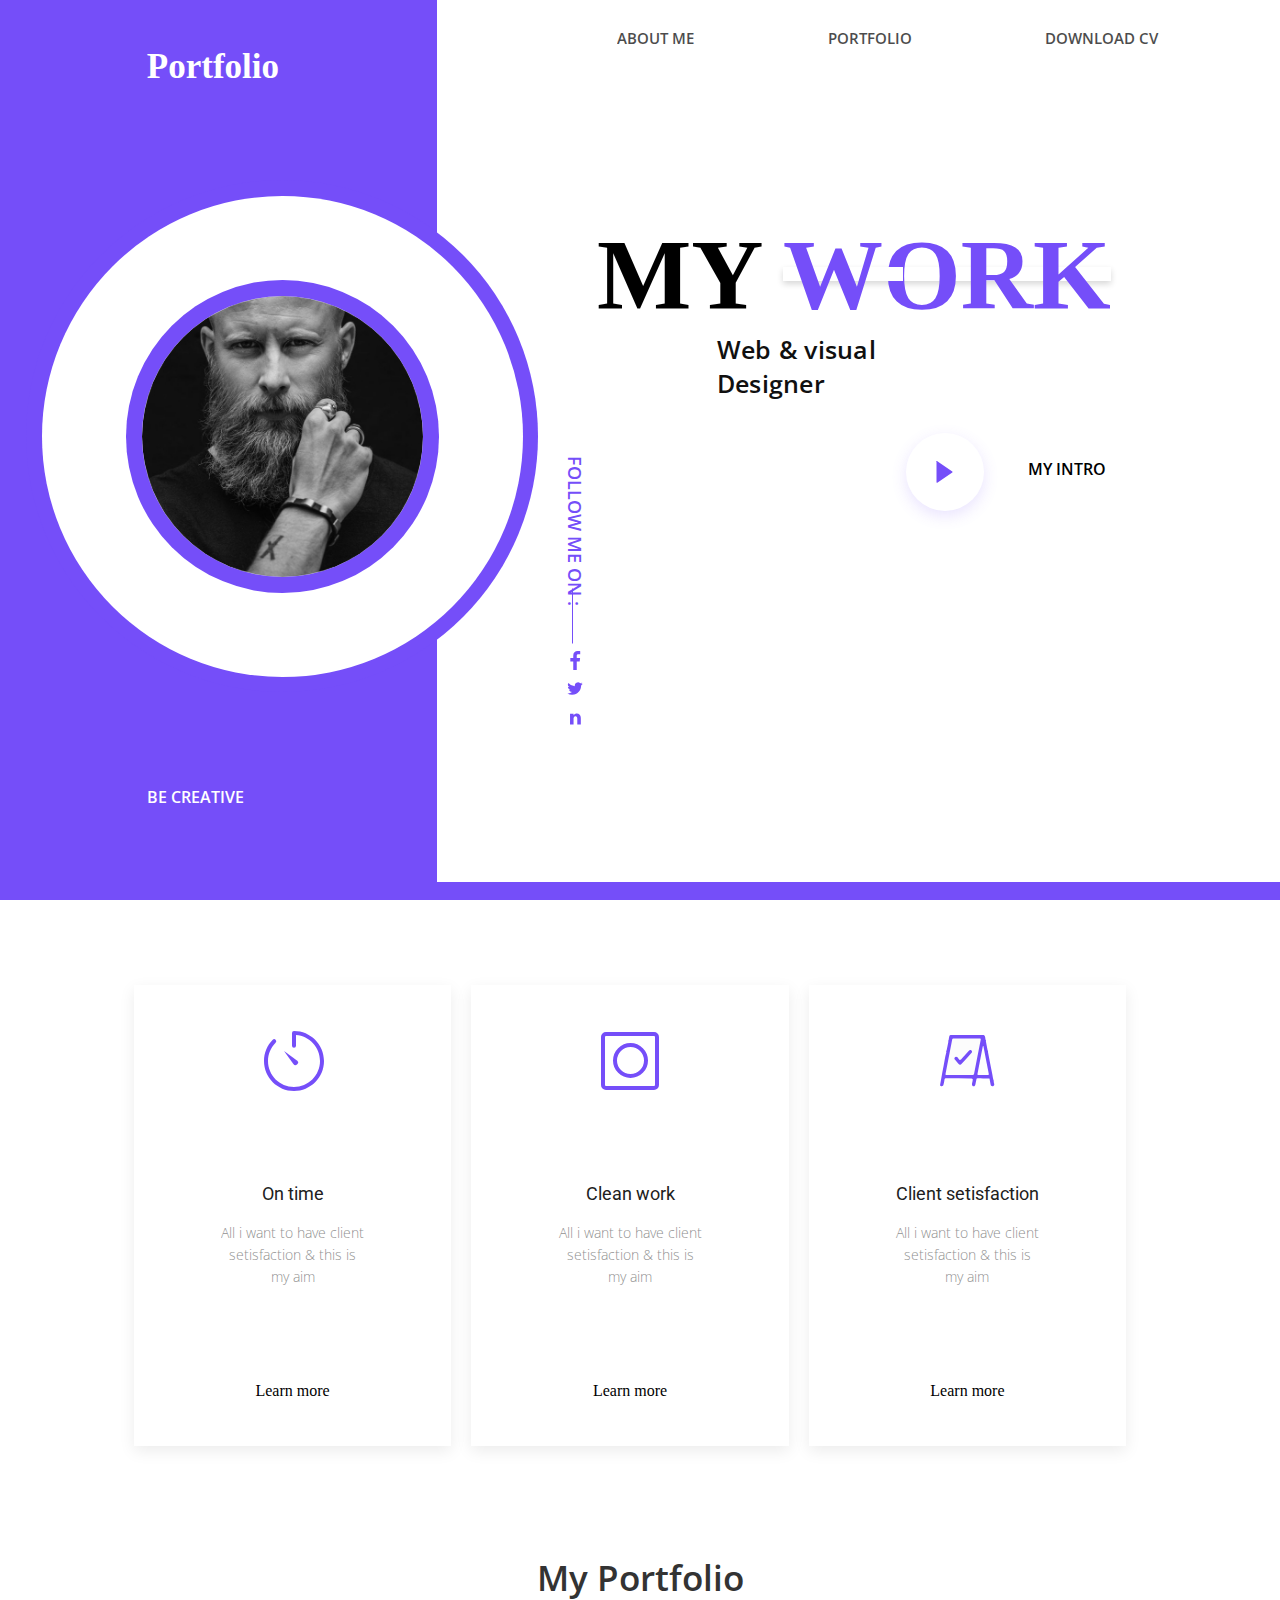
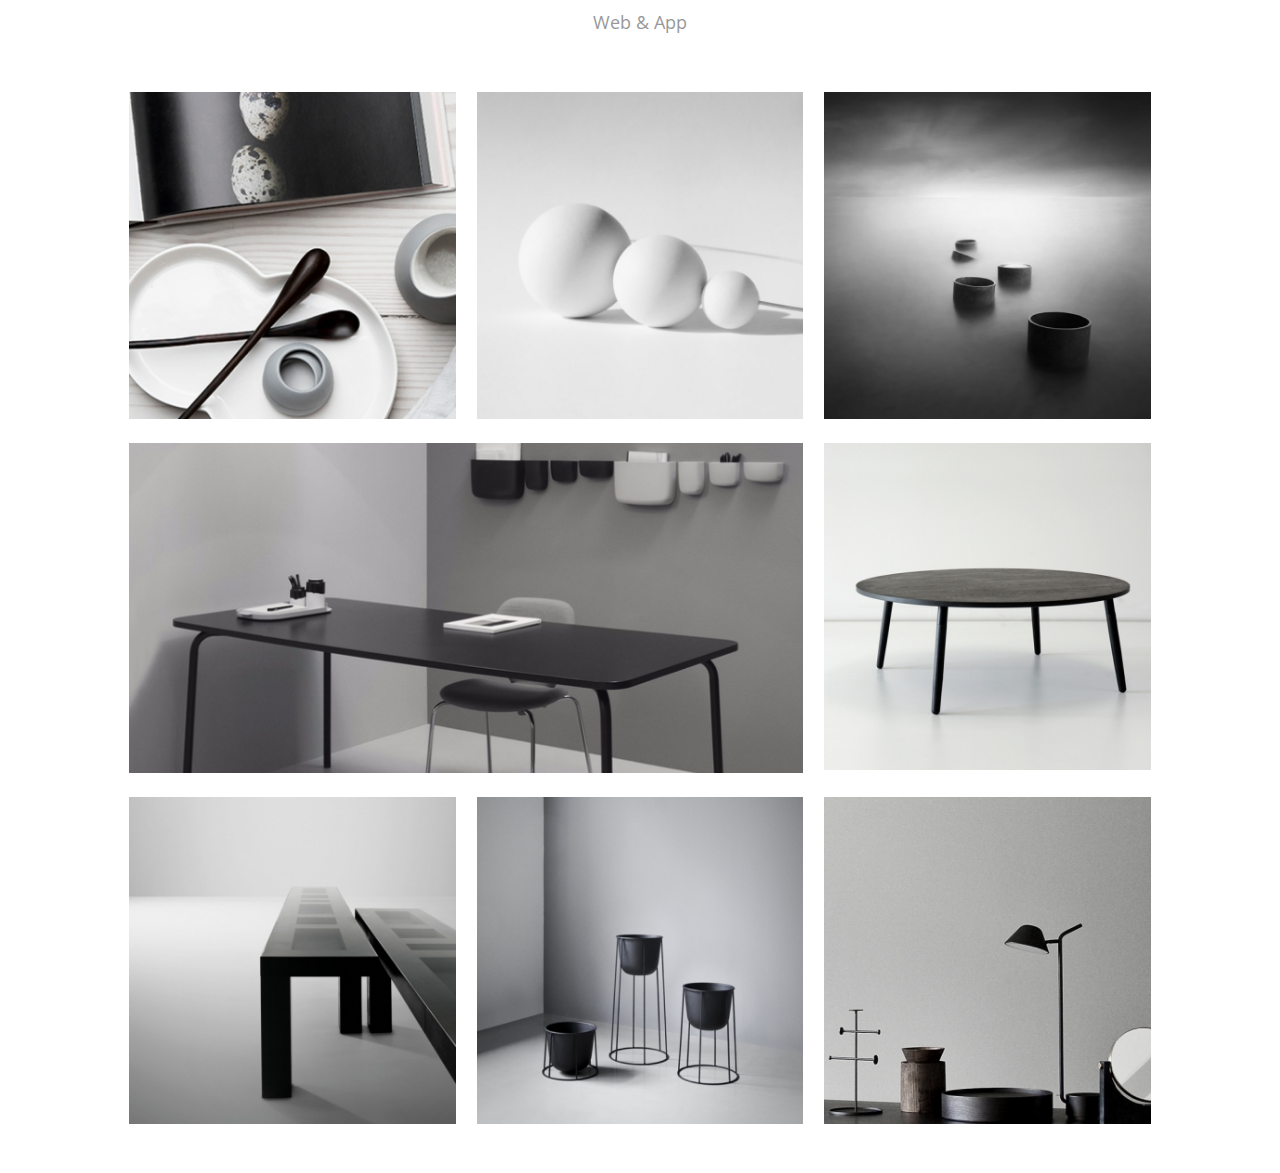
<file: html/index.html>
<!DOCTYPE html>
<html lang="en">
  <head>
    <meta charset="UTF-8" />
    <meta name="viewport" content="width=device-width, initial-scale=1.0" />
    <link rel="stylesheet" href="../css/style.css" />
    <link
      href="https://fonts.googleapis.com/css2?family=Lemon&family=Libre+Baskerville:wght@400;700&family=Noto+Sans:wght@400;700&family=Roboto:wght@400;700&display=swap"
      rel="stylesheet"
    />
    <title>Portfolio</title>
    <script src="https://ajax.googleapis.com/ajax/libs/jquery/3.5.1/jquery.min.js"></script>
  </head>
  <body>
    <div class="wrapper">
      <div class="fullscreen">
        <div class="start">
          <div class="start__left">
            <div class="text_1">
              Portfolio
            </div>
            <div class="circle__contanier">
              <div class="circle__big__blue">
                <div class="circle__White">
                  <div class="circle__blue">
                    <div class="foto">
                      <img src="../images/foto_1.jpg" alt="" />
                    </div>
                  </div>
                </div>
              </div>
            </div>
            <div class="text_2">
              BE CREATIVE
            </div>
          </div>

          <div class="start__right">
            <div class="right__content">
              <div class="nav">
                <ul>
                  <li><a href="#">ABOUT ME</a></li>
                  <li><a href="#">PORTFOLIO</a></li>
                  <li><a href="#">DOWNLOAD CV</a></li>
                </ul>
              </div>
              <div class="content-left">
                <div class="title">
                  MY
                  <span class="work__box"
                    >W<span class="work__o">O</span>RK</span
                  >
                </div>
                <div class="sub__title">
                  Web & visual Designer
                </div>
                <div class="my__intro">
                  <div class="play">
                    <img src="../images/icons/play-button.svg" alt="" />
                  </div>
                  MY INTRO
                </div>
              </div>

              <div class="content__right">
                <div class="fol__me content__right-item">
                  FOLLOW ME ON :
                </div>
                <div class="line">
                  <hr />
                </div>
                <div class="icon content__right-item">
                  <img src="../images/icons/faceb.svg" alt="" />
                </div>
                <div class="icon content__right-item">
                  <img src="../images/icons/tviter.svg" alt="" />
                </div>
                <div class="icon content__right-item">
                  <img src="../images/icons/google.svg" alt="" />
                </div>
              </div>
            </div>
          </div>
        </div>
      </div>
      <div class="cards">
        <div class="card-item">
          <div class="card-icon">
            <img src="../images/icons/time.svg" alt="" />
          </div>
          <div class="card__info">
            <div class="card-tittle">On time</div>
            <div class="card-text">
              All i want to have client setisfaction & this is my aim
            </div>
          </div>
          <div class="card-button">
            <div class="card-button-text">
              Learn more
            </div>
          </div>
        </div>
        <div class="card-item">
          <div class="card-icon">
            <div class="square__icon">
              <div class="circle-icon"></div>
            </div>
          </div>
          <div class="card__info">
            <div class="card-tittle">Clean work</div>
            <div class="card-text">
              All i want to have client setisfaction & this is my aim
            </div>
          </div>
          <div class="card-button">
            <div class="card-button-text">
              Learn more
            </div>
          </div>
        </div>
        <div class="card-item">
          <div class="card-icon">
            <img src="../images/icons/table.svg" alt="" />
          </div>
          <div class="card__info">
            <div class="card-tittle">Client setisfaction</div>
            <div class="card-text">
              All i want to have client setisfaction & this is my aim
            </div>
          </div>
          <div class="card-button">
            <div class="card-button-text">
              Learn more
            </div>
          </div>
        </div>
      </div>
      <div class="portfolio">
        <div class="portfolio-tittle">
          My Portfolio
        </div>
        <div class="portfolio__sub-tittle">
          Web & App
        </div>
        <div class="portfolio-contanier">
          <div class="portfolio-row">
            <div class="portfolio-item">
              <img src="../images/foto_6.jpg" alt="" />
              <div class="portfolio__item__info">
                <div class="portfolio__item__info-title">
                  Portfolio
                </div>
                <div class="portfolio__item__info-text">
                  Writing paragraphs takes practice, but what should students
                  write about? Good paragraph writing prompts allow students to
                  write about what they know and like, so their focus can be on
                  the writing process and using the four essential elements.
                </div>
                <div class="button__full__view">
                  <div class="btn__full__view-text">
                    Full view
                  </div>
                  <div class="btn__full__view-icon">
                    <img src="../images/full_scr.svg" alt="">
                  </div>
                </div>
              </div>
            </div>
            <div class="portfolio-item">
              <img src="../images/foto_7.jpg" alt="" />
              <div class="portfolio__item__info">
                <div class="portfolio__item__info-title">
                  Portfolio
                </div>
                <div class="portfolio__item__info-text">
                  Writing paragraphs takes practice, but what should students
                  write about? Good paragraph writing prompts allow students to
                  write about what they know and like, so their focus can be on
                  the writing process and using the four essential elements.
                </div>
                <div class="button__full__view">
                  <div class="btn__full__view-text">
                    Full view
                  </div>
                  <div class="btn__full__view-icon">
                    <img src="../images/full_scr.svg" alt="">
                  </div>
                </div>
              </div>
            </div>
            <div class="portfolio-item">
              <img src="../images/foto_8.jpg" alt="" />
              <div class="portfolio__item__info">
                <div class="portfolio__item__info-title">
                  Portfolio
                </div>
                <div class="portfolio__item__info-text">
                  Writing paragraphs takes practice, but what should students
                  write about? Good paragraph writing prompts allow students to
                  write about what they know and like, so their focus can be on
                  the writing process and using the four essential elements.
                </div>
                <div class="button__full__view">
                  <div class="btn__full__view-text">
                    Full view
                  </div>
                  <div class="btn__full__view-icon">
                    <img src="../images/full_scr.svg" alt="">
                  </div>
                </div>
              </div>
            </div>
            <div class="portfolio-item portfolio__item-1">
              <img src="../images/foto_9.jpg" alt="" />
              <div class="portfolio__item__info">
                <div class="portfolio__item__info-title">
                  Portfolio
                </div>
                <div class="portfolio__item__info-text">
                  Writing paragraphs takes practice, but what should students
                  write about? Good paragraph writing prompts allow students to
                  write about what they know and like, so their focus can be on
                  the writing process and using the four essential elements.
                </div>
                <div class="button__full__view">
                  <div class="btn__full__view-text">
                    Full view
                  </div>
                  <div class="btn__full__view-icon">
                    <img src="../images/full_scr.svg" alt="">
                  </div>
                </div>
              </div>
           
            </div>
            <div class="portfolio-item portfolio__item-2">
              <img src="../images/foto_10.jpg" alt="" />
              <div class="portfolio__item__info">
                <div class="portfolio__item__info-title">
                  Portfolio
                </div>
                <div class="portfolio__item__info-text">
                  Writing paragraphs takes practice, but what should students
                  write about? Good paragraph writing prompts allow students to
                  write about what they know and like, so their focus can be on
                  the writing process and using the four essential elements.
                </div>
                <div class="button__full__view">
                  <div class="btn__full__view-text">
                    Full view
                  </div>
                  <div class="btn__full__view-icon">
                    <img src="../images/full_scr.svg" alt="">
                  </div>
                </div>
              </div>
            </div>
            <div class="portfolio-item">
              <img src="../images/foto_11.jpg" alt="" />
              <div class="portfolio__item__info">
                <div class="portfolio__item__info-title">
                  Portfolio
                </div>
                <div class="portfolio__item__info-text">
                  Writing paragraphs takes practice, but what should students
                  write about? Good paragraph writing prompts allow students to
                  write about what they know and like, so their focus can be on
                  the writing process and using the four essential elements.
                </div>
                <div class="button__full__view">
                  <div class="btn__full__view-text">
                    Full view
                  </div>
                  <div class="btn__full__view-icon">
                    <img src="../images/full_scr.svg" alt="">
                  </div>
                </div>
              </div>
            </div>
            <div class="portfolio-item">
              <img src="../images/foto_12.jpg" alt="" />
              <div class="portfolio__item__info">
                <div class="portfolio__item__info-title">
                  Portfolio
                </div>
                <div class="portfolio__item__info-text">
                  Writing paragraphs takes practice, but what should students
                  write about? Good paragraph writing prompts allow students to
                  write about what they know and like, so their focus can be on
                  the writing process and using the four essential elements.
                </div>
                <div class="button__full__view">
                  <div class="btn__full__view-text">
                    Full view
                  </div>
                  <div class="btn__full__view-icon">
                    <img src="../images/full_scr.svg" alt="">
                  </div>
                </div>
              </div>
            </div>
            <div class="portfolio-item">
              <img src="../images/foto_13.jpg" alt="" />
              <div class="portfolio__item__info">
                <div class="portfolio__item__info-title">
                  Portfolio
                </div>
                <div class="portfolio__item__info-text">
                  Writing paragraphs takes practice, but what should students
                  write about? Good paragraph writing prompts allow students to
                  write about what they know and like, so their focus can be on
                  the writing process and using the four essential elements.
                </div>
                <div class="button__full__view">
                  <div class="btn__full__view-text">
                    Full view
                  </div>
                  <div class="btn__full__view-icon">
                    <img src="../images/full_scr.svg" alt="">
                  </div>
                </div>
              </div>
            </div>
          </div>
        </div>
      </div>
    </div>

    <script src="../scripts/script.js"></script>
  </body>
</html>
</file>
<file: css/style.css>
@import url("https://fonts.googleapis.com/css2?family=Open+Sans:wght@300;400;600&family=Roboto&display=swap");
*,
*:before,
*:after {
  padding: 0;
  margin: 0;
  border: 0;
  -webkit-box-sizing: border-box;
          box-sizing: border-box;
}

a,
a:active,
a:focus {
  outline: none;
}

.clearfix::after {
  content: "";
  display: table;
  width: 100%;
  clear: both;
}

input,
textarea {
  outline: none;
}

input:active,
textarea:active {
  outline: none;
}

:focus {
  outline: none;
}

textarea {
  resize: none;
}

textarea {
  resize: vertical;
}

textarea {
  resize: horizontal;
}

html, body {
  height: 100%;
}

.wrapper {
  min-height: 100vh;
  display: -webkit-box;
  display: -ms-flexbox;
  display: flex;
  -webkit-box-orient: vertical;
  -webkit-box-direction: normal;
      -ms-flex-direction: column;
          flex-direction: column;
}

.fullscreen {
  min-height: 100vh;
  display: -webkit-box;
  display: -ms-flexbox;
  display: flex;
}

.start {
  width: 100%;
  background-color: #754ef9;
  display: -webkit-box;
  display: -ms-flexbox;
  display: flex;
}

.start__left {
  width: 34.1142%;
  height: 95%;
  position: relative;
  display: -webkit-box;
  display: -ms-flexbox;
  display: flex;
  -webkit-box-orient: vertical;
  -webkit-box-direction: normal;
      -ms-flex-direction: column;
          flex-direction: column;
  -ms-flex-pack: distribute;
      justify-content: space-around;
  -webkit-box-align: center;
      -ms-flex-align: center;
          align-items: center;
}

.start__left .circle__contanier {
  width: 50vw;
  display: -webkit-box;
  display: -ms-flexbox;
  display: flex;
  -webkit-box-pack: end;
      -ms-flex-pack: end;
          justify-content: flex-end;
}

.start__left .circle__big__blue {
  z-index: 3;
  width: 40vw;
  height: 40vw;
  background-color: #754ef9;
  border-radius: 50%;
  display: -webkit-box;
  display: -ms-flexbox;
  display: flex;
  -webkit-box-align: center;
      -ms-flex-align: center;
          align-items: center;
  -webkit-box-pack: center;
      -ms-flex-pack: center;
          justify-content: center;
  margin-left: 70px;
}

.start__left .circle__big__blue .circle__White {
  width: 94%;
  height: 94%;
  background-color: #ffffff;
  border-radius: 50%;
  display: -webkit-box;
  display: -ms-flexbox;
  display: flex;
  -webkit-box-align: center;
      -ms-flex-align: center;
          align-items: center;
  -webkit-box-pack: center;
      -ms-flex-pack: center;
          justify-content: center;
}

.start__left .circle__big__blue .circle__White .circle__blue {
  width: 65%;
  height: 65%;
  background-color: #754ef9;
  border-radius: 50%;
  display: -webkit-box;
  display: -ms-flexbox;
  display: flex;
  -webkit-box-align: center;
      -ms-flex-align: center;
          align-items: center;
  -webkit-box-pack: center;
      -ms-flex-pack: center;
          justify-content: center;
}

.start__left .circle__big__blue .circle__White .circle__blue .foto {
  width: 90%;
  height: 90%;
  border-radius: 50%;
}

.start__left .circle__big__blue .circle__White .circle__blue .foto img {
  width: 100%;
  height: 100%;
  border-radius: 50%;
}

.text_1 {
  width: 143px;
  color: #ffffff;
  font-family: "Trebuchet MS";
  font-size: 35px;
  font-weight: 700;
}

.text_2 {
  width: 143px;
  color: #ffffff;
  font-family: "Open Sans";
  font-size: 16px;
  font-weight: 600;
  text-transform: uppercase;
}

.start__right {
  height: 98%;
  width: 65.8858%;
  background-color: #ffffff;
  position: relative;
}

.start__right .right__content {
  position: absolute;
  top: 28px;
  right: 55px;
  width: 80%;
  height: 70%;
  display: -webkit-box;
  display: -ms-flexbox;
  display: flex;
  -webkit-box-orient: vertical;
  -webkit-box-direction: normal;
      -ms-flex-direction: column;
          flex-direction: column;
  -webkit-box-pack: justify;
      -ms-flex-pack: justify;
          justify-content: space-between;
}

.start__right .right__content .nav ul {
  display: -webkit-box;
  display: -ms-flexbox;
  display: flex;
  -ms-flex-pack: distribute;
      justify-content: space-around;
}

.start__right .right__content .nav ul li {
  list-style-type: none;
}

.start__right .right__content .nav ul li a {
  text-decoration: none;
  color: #101010;
  font-family: "Open Sans";
  font-size: 15px;
  font-weight: 600;
  text-transform: uppercase;
  padding: 13px 45px;
}

.start__right .right__content .nav ul li a:hover {
  color: #ffffff;
  background-color: #754ef9;
  border-radius: 30px;
}

.start__right .right__content .right__content__box {
  display: -webkit-box;
  display: -ms-flexbox;
  display: flex;
  -webkit-box-align: center;
      -ms-flex-align: center;
          align-items: center;
}

.start__right .right__content .content-left {
  width: 90%;
  margin-top: 25%;
  display: -webkit-box;
  display: -ms-flexbox;
  display: flex;
  -webkit-box-orient: vertical;
  -webkit-box-direction: normal;
      -ms-flex-direction: column;
          flex-direction: column;
  -webkit-box-align: center;
      -ms-flex-align: center;
          align-items: center;
  -ms-flex-pack: distribute;
      justify-content: space-around;
}

.start__right .right__content .title {
  font-family: "Trebuchet MS";
  font-size: 100px;
  font-weight: 700;
  text-transform: uppercase;
  text-align: center;
  color: #000000;
}

.start__right .right__content .work__box {
  z-index: 2;
  color: #754ef9;
  position: relative;
}

.start__right .right__content .work__box:after {
  content: "";
  position: absolute;
  width: 100%;
  height: 14px;
  -webkit-box-shadow: 0 3px 6px rgba(0, 0, 0, 0.16);
          box-shadow: 0 3px 6px rgba(0, 0, 0, 0.16);
  background-color: #ffffff;
  left: 0;
  top: 50%;
  margin-top: -7px;
  z-index: -1;
}

.start__right .right__content .work__o {
  position: relative;
}

.start__right .right__content .work__o:after {
  content: "";
  position: absolute;
  width: 20px;
  height: 14px;
  background-color: #ffffff;
  left: 0px;
  top: 50%;
  margin-top: -7px;
}

.start__right .right__content .sub__title {
  width: 274px;
  height: 35px;
  color: #101010;
  font-family: "Open Sans";
  font-size: 25px;
  font-weight: 600;
  letter-spacing: 0.25px;
}

.start__right .right__content .content__right {
  height: 70%;
  width: 50px;
  float: right;
  display: -webkit-box;
  display: -ms-flexbox;
  display: flex;
  -webkit-box-orient: vertical;
  -webkit-box-direction: normal;
      -ms-flex-direction: column;
          flex-direction: column;
  -webkit-box-align: center;
      -ms-flex-align: center;
          align-items: center;
  -webkit-box-pack: justify;
      -ms-flex-pack: justify;
          justify-content: space-between;
  margin-bottom: -90px;
}

.start__right .right__content .content__right .fol__me {
  height: 50px;
  width: 160px;
  display: -webkit-box;
  display: -ms-flexbox;
  display: flex;
  -webkit-box-align: center;
      -ms-flex-align: center;
          align-items: center;
  color: #754ef9;
  font-family: "Open Sans";
  font-size: 18px;
  font-weight: 600;
  text-transform: uppercase;
  -webkit-transform: rotate(90deg);
          transform: rotate(90deg);
}

.start__right .right__content .content__right .line {
  width: 50px;
  height: 90px;
  background: url(../images/Line_1.svg) no-repeat;
  background-position: 45% 80%;
  background-size: 1px;
}

.start__right .right__content .content__right .icon {
  height: 30px;
  cursor: pointer;
}

.start__right .right__content .my__intro {
  margin-top: 15%;
  display: -webkit-box;
  display: -ms-flexbox;
  display: flex;
  width: 200px;
  -webkit-box-pack: justify;
      -ms-flex-pack: justify;
          justify-content: space-between;
  color: #000000;
  font-family: "Open Sans";
  font-size: 16px;
  font-weight: 600;
  text-transform: uppercase;
  margin-left: 50%;
}

.start__right .right__content .play {
  width: 78px;
  height: 78px;
  -webkit-box-shadow: 0 5px 15px rgba(117, 78, 249, 0.16);
          box-shadow: 0 5px 15px rgba(117, 78, 249, 0.16);
  background-color: #ffffff;
  border-radius: 50%;
  display: -webkit-box;
  display: -ms-flexbox;
  display: flex;
  -webkit-box-align: center;
      -ms-flex-align: center;
          align-items: center;
  -webkit-box-pack: center;
      -ms-flex-pack: center;
          justify-content: center;
  margin-top: -25px;
  cursor: pointer;
}

.cards {
  width: 66.98389%;
  margin: 85px auto 100px;
  display: -webkit-box;
  display: -ms-flexbox;
  display: flex;
  -webkit-box-pack: center;
      -ms-flex-pack: center;
          justify-content: center;
  -webkit-box-align: center;
      -ms-flex-align: center;
          align-items: center;
  -ms-flex-wrap: wrap;
      flex-wrap: wrap;
}

.card-item {
  width: 31%;
  min-width: 200px;
  height: 461px;
  -webkit-box-shadow: 0 5px 15px rgba(0, 0, 0, 0.08);
          box-shadow: 0 5px 15px rgba(0, 0, 0, 0.08);
  background-color: #ffffff;
  display: -webkit-box;
  display: -ms-flexbox;
  display: flex;
  -webkit-box-orient: vertical;
  -webkit-box-direction: normal;
      -ms-flex-direction: column;
          flex-direction: column;
  -ms-flex-pack: distribute;
      justify-content: space-around;
  -webkit-box-align: center;
      -ms-flex-align: center;
          align-items: center;
  margin: 0 20px 20px 0;
}

.card-icon {
  width: 58px;
  height: 58px;
  display: -webkit-box;
  display: -ms-flexbox;
  display: flex;
  -ms-flex-pack: distribute;
      justify-content: space-around;
  -webkit-box-align: center;
      -ms-flex-align: center;
          align-items: center;
}

.card__info {
  width: 148px;
  display: -webkit-box;
  display: -ms-flexbox;
  display: flex;
  -webkit-box-orient: vertical;
  -webkit-box-direction: normal;
      -ms-flex-direction: column;
          flex-direction: column;
  -ms-flex-pack: distribute;
      justify-content: space-around;
  -webkit-box-align: center;
      -ms-flex-align: center;
          align-items: center;
  text-align: center;
}

.square__icon {
  width: 100%;
  height: 100%;
  border: 4px solid #754ef9;
  border-radius: 5px;
  display: -webkit-box;
  display: -ms-flexbox;
  display: flex;
  -ms-flex-pack: distribute;
      justify-content: space-around;
  -webkit-box-align: center;
      -ms-flex-align: center;
          align-items: center;
}

.square__icon .circle-icon {
  width: 70%;
  height: 70%;
  border: 4px solid #754ef9;
  border-radius: 50%;
}

.card-tittle {
  /* Style for "On time" */
  width: 150px;
  height: 23px;
  color: #202020;
  font-family: Roboto;
  font-size: 18px;
  font-weight: 400;
  margin-bottom: 16px;
}

.card-text {
  /* Style for "All i want" */
  width: 148px;
  height: 67px;
  opacity: 0.5;
  color: #202020;
  font-family: "Open Sans";
  font-size: 14px;
  font-weight: 300;
  line-height: 22px;
}

.card__button {
  /* Style for button" */
  width: 120px;
  height: 32px;
  background-color: #754ef9;
  display: -webkit-box;
  display: -ms-flexbox;
  display: flex;
  -webkit-box-orient: vertical;
  -webkit-box-direction: normal;
      -ms-flex-direction: column;
          flex-direction: column;
  -ms-flex-pack: distribute;
      justify-content: space-around;
  -webkit-box-align: center;
      -ms-flex-align: center;
          align-items: center;
}

.card__button .card__button-text {
  color: #ffffff;
  font-family: Roboto;
  font-size: 11px;
  font-weight: 400;
  cursor: pointer;
}

.portfolio {
  width: 79.79502%;
  margin: 0 auto;
  display: -webkit-box;
  display: -ms-flexbox;
  display: flex;
  -webkit-box-orient: vertical;
  -webkit-box-direction: normal;
      -ms-flex-direction: column;
          flex-direction: column;
  -webkit-box-align: center;
      -ms-flex-align: center;
          align-items: center;
}

.portfolio-tittle {
  color: #333333;
  font-family: "Open Sans";
  font-size: 35px;
  font-weight: 600;
  line-height: 24px;
  margin-bottom: 20px;
}

.portfolio__sub-tittle {
  opacity: 0.5;
  color: #333333;
  font-family: "Open Sans";
  font-size: 18px;
  font-weight: 400;
  line-height: 24px;
  margin-bottom: 58px;
}

.portfolio-contanier {
  width: 100%;
  display: -webkit-box;
  display: -ms-flexbox;
  display: flex;
  -webkit-box-orient: vertical;
  -webkit-box-direction: normal;
      -ms-flex-direction: column;
          flex-direction: column;
}

.portfolio-row {
  display: -webkit-box;
  display: -ms-flexbox;
  display: flex;
  -webkit-box-pack: justify;
      -ms-flex-pack: justify;
          justify-content: space-between;
  -ms-flex-wrap: wrap;
      flex-wrap: wrap;
  margin-bottom: 25px;
}

.portfolio-item {
  -webkit-box-flex: 0;
      -ms-flex: 0 1 32%;
          flex: 0 1 32%;
  margin-bottom: 2%;
  position: relative;
}

.portfolio-item img {
  max-width: 100%;
  min-width: 100%;
}

.portfolio__item-1 {
  -webkit-box-flex: 0;
      -ms-flex: 0 0 66%;
          flex: 0 0 66%;
}

.portfolio__item__info {
  position: absolute;
  left: 0;
  top: 0;
  width: 100%;
  height: 100%;
  display: -webkit-box;
  display: -ms-flexbox;
  display: flex;
  -webkit-box-orient: vertical;
  -webkit-box-direction: normal;
      -ms-flex-direction: column;
          flex-direction: column;
  -webkit-box-align: center;
      -ms-flex-align: center;
          align-items: center;
  -webkit-box-pack: center;
      -ms-flex-pack: center;
          justify-content: center;
  z-index: -1;
}

.portfolio__item__info .portfolio__item__info-title {
  /* Style for "Portfolio" */
  width: 137px;
  height: 41px;
  color: #f3f3f3;
  font-family: "Trebuchet MS";
  font-size: 35px;
  font-weight: 400;
  line-height: 24px;
}

.portfolio__item__info .portfolio__item__info-text {
  /* Style for "Writing pa" */
  width: 70%;
  height: 170px;
  opacity: 0.5;
  color: #f3f3f3;
  font-family: "Open Sans";
  font-size: 15px;
  font-weight: 400;
  letter-spacing: 0.15px;
  line-height: 24px;
  text-align: center;
}

.button__full__view {
  width: 100px;
  height: 40px;
  position: absolute;
  right: 15px;
  bottom: 15px;
  display: -webkit-box;
  display: -ms-flexbox;
  display: flex;
  cursor: pointer;
}

.btn__full__view-text {
  /* Style for "Full view" */
  width: 44px;
  height: 24px;
  color: #f3f3f3;
  font-family: "Open Sans";
  font-size: 11px;
  font-weight: 400;
  line-height: 24px;
  margin-right: 10px;
}

.btn__full__view-icon {
  width: 25px;
  height: 25px;
}

.portfolio-item:hover:after {
  content: "";
  position: absolute;
  left: 0;
  top: 0;
  z-index: 1;
  width: 100%;
  height: 100%;
  background-color: #754ef9;
  opacity: 0.96;
}

.portfolio-item:hover .portfolio__item__info {
  z-index: 2;
}

.slider__box {
  width: 60.02928%;
  margin: 0 auto;
  margin-bottom: 200px;
}

.slider__box .slider-title {
  width: 353px;
  color: #202020;
  font-family: "Open Sans";
  font-size: 35px;
  font-weight: 600;
  line-height: 20px;
  margin: 40px auto 23px;
}

.slider__box .slider-subtitle {
  width: 213px;
  opacity: 0.5;
  color: #202020;
  font-family: "Open Sans";
  font-size: 18px;
  font-weight: 400;
  line-height: 20px;
  margin: 0 auto 58px;
}

.slider__box .slid__box {
  width: 100%;
  height: 436px;
  position: relative;
}

.slider__box .slid__background {
  width: 100%;
  height: 322px;
  background-color: #754ef9;
  position: absolute;
  top: 57px;
}

.slider__box .slider {
  width: 94%;
  height: 500px;
  margin: 0 auto 0;
  z-index: 3;
  position: relative;
  padding-top: 35px;
}

.slider__box .slider__item {
  width: 100%;
  height: 363px;
  -webkit-box-shadow: 0 5px 10px rgba(0, 0, 0, 0.08);
          box-shadow: 0 5px 10px rgba(0, 0, 0, 0.08);
  margin: 5px 0 10px;
}

.slider__box .slid__list {
  min-width: 0;
  width: 100%;
  height: 363px;
  background-color: #ffffff;
  margin: 0 auto;
  display: -webkit-box;
  display: -ms-flexbox;
  display: flex;
  -webkit-box-orient: vertical;
  -webkit-box-direction: normal;
      -ms-flex-direction: column;
          flex-direction: column;
  -webkit-box-align: center;
      -ms-flex-align: center;
          align-items: center;
}

.slider__box .slid__list-avatar {
  min-width: 70px;
  min-height: 70px;
  width: 10vw;
  height: 10vw;
  background-color: #baa7fc;
  display: -webkit-box;
  display: -ms-flexbox;
  display: flex;
  -webkit-box-align: center;
      -ms-flex-align: center;
          align-items: center;
  -webkit-box-pack: center;
      -ms-flex-pack: center;
          justify-content: center;
  border-radius: 50%;
  margin-top: 30px;
  margin-bottom: 30px;
}

.slider__box .slid__list-avatar .backgroud__avatar-2 {
  min-width: 0;
  width: 80%;
  height: 80%;
  background-color: #987bfa;
  display: -webkit-box;
  display: -ms-flexbox;
  display: flex;
  -webkit-box-align: center;
      -ms-flex-align: center;
          align-items: center;
  -webkit-box-pack: center;
      -ms-flex-pack: center;
          justify-content: center;
  border-radius: 50%;
}

.slider__box .slid__list-avatar .backgroud__avatar-2 .avatar {
  min-width: 0;
  width: 80%;
  height: 80%;
  display: -webkit-box;
  display: -ms-flexbox;
  display: flex;
  -webkit-box-align: center;
      -ms-flex-align: center;
          align-items: center;
  -webkit-box-pack: center;
      -ms-flex-pack: center;
          justify-content: center;
  border-radius: 50%;
}

.slider__box .slid__list-avatar .backgroud__avatar-2 .avatar img {
  max-width: 100%;
  border-radius: 50%;
}

.slider__box .slid__list-tittle {
  /* Style for "Jhon Wick," */
  width: 179px;
  height: 26px;
  color: #202020;
  font-family: "Open Sans";
  font-size: 18px;
  font-weight: 600;
  line-height: 20px;
  margin-bottom: 28px;
}

.slider__box .slid__list-text {
  /* Style for "Writing pa" */
  width: 80%;
  height: 67px;
  opacity: 0.5;
  color: #202020;
  font-family: "Open Sans";
  font-size: 14px;
  font-weight: 400;
  letter-spacing: 0.14px;
  line-height: 24px;
  text-align: center;
}

.slick-track {
  display: -webkit-box;
  display: -ms-flexbox;
  display: flex;
}

.slider__item {
  height: 363px;
  width: 100%;
  min-width: 0;
  display: -webkit-box;
  display: -ms-flexbox;
  display: flex;
  -webkit-box-align: center;
      -ms-flex-align: center;
          align-items: center;
}

.slick-dots {
  margin-top: 40px;
  display: -webkit-box;
  display: -ms-flexbox;
  display: flex;
  -webkit-box-align: center;
      -ms-flex-align: center;
          align-items: center;
  -webkit-box-pack: center;
      -ms-flex-pack: center;
          justify-content: center;
}

.slick-dots li {
  list-style: none;
  margin: 0px 6px;
}

.slick-dots li button {
  font-size: 0;
  width: 11px;
  height: 11px;
  background-color: #754ef9;
  opacity: 0.15;
  border-radius: 50%;
}

.slick-dots li.slick-active button {
  width: 13px;
  height: 13px;
  opacity: 1;
}

.slick-list {
  overflow: hidden;
}

.here__me-tittle {
  /* Style for "Want To Hi" */
  width: 304px;
  height: 49px;
  color: #202020;
  font-family: "Open Sans";
  font-size: 35px;
  font-weight: 600;
  letter-spacing: 0.35px;
  line-height: 24px;
  margin: 0 auto;
}

.here__me-subtittle {
  /* Style for "If You Lik" */
  width: 169px;
  height: 26px;
  opacity: 0.5;
  color: #202020;
  font-family: "Open Sans";
  font-size: 18px;
  font-weight: 400;
  letter-spacing: 0.18px;
  line-height: 24px;
  margin: 0 auto 78px;
}

.send__email {
  width: 43.92387%;
  height: 52px;
  margin: 0 auto 100px;
  border: 1px solid #754ef9;
  display: -webkit-box;
  display: -ms-flexbox;
  display: flex;
  -webkit-box-align: center;
      -ms-flex-align: center;
          align-items: center;
}

.send__email form {
  width: 100%;
  display: -webkit-box;
  display: -ms-flexbox;
  display: flex;
}

.send__email .field {
  width: 70%;
  height: 50px;
  opacity: 0.3;
  color: #181818;
  font-family: "Open Sans";
  font-size: 12px;
  font-weight: 400;
  letter-spacing: 0.12px;
  line-height: 24px;
  padding-left: 10px;
}

.send__email .button {
  width: 30%;
  height: 50px;
  background-color: #754ef9;
  color: #ffffff;
  font-family: Roboto;
  font-size: 15px;
  font-weight: 400;
  letter-spacing: 0.15px;
  line-height: 24px;
  cursor: pointer;
}

footer {
  width: 100%;
  background-color: #754ef9;
  height: 160px;
}

.footer__contanier {
  width: 79.79502%;
  margin: 0 auto;
  height: 100%;
  display: -webkit-box;
  display: -ms-flexbox;
  display: flex;
  -webkit-box-pack: justify;
      -ms-flex-pack: justify;
          justify-content: space-between;
  -webkit-box-align: center;
      -ms-flex-align: center;
          align-items: center;
}

.footer-tittle {
  color: #ffffff;
  font-family: "Trebuchet MS";
  font-size: 35px;
  font-weight: 700;
}

.footer__nav {
  width: 50%;
}

.nav ul {
  display: -webkit-box;
  display: -ms-flexbox;
  display: flex;
  -ms-flex-pack: distribute;
      justify-content: space-around;
}

.nav ul li {
  list-style-type: none;
}

.nav ul li a {
  text-decoration: none;
  color: #ffffff;
  opacity: 0.75;
  font-family: "Open Sans";
  font-size: 15px;
  font-weight: 600;
  text-transform: uppercase;
}

.footer__icons {
  width: 20%;
  display: -webkit-box;
  display: -ms-flexbox;
  display: flex;
  -webkit-box-pack: justify;
      -ms-flex-pack: justify;
          justify-content: space-between;
  -webkit-box-align: center;
      -ms-flex-align: center;
          align-items: center;
}

.icon {
  color: #ffffff;
}

@media (max-width: 1280px) {
  .start__right .right__content .nav ul li a {
    padding: 13px 15px;
  }
  .cards {
    width: 80%;
  }
  .portfolio__item__info {
    -webkit-box-pack: justify;
        -ms-flex-pack: justify;
            justify-content: space-between;
    padding: 15px;
  }
  .portfolio__item__info .portfolio__item__info-title {
    height: 20%;
  }
  .portfolio__item__info .portfolio__item__info-text {
    width: 98%;
    height: 80%;
    overflow: hidden;
  }
}

@media (max-width: 1110px) {
  .start__right .right__content {
    -ms-flex-pack: distribute;
        justify-content: space-around;
    height: 90%;
  }
  .start__right .right__content .right__content__box {
    -webkit-box-pack: center;
        -ms-flex-pack: center;
            justify-content: center;
    -webkit-box-orient: vertical;
    -webkit-box-direction: normal;
        -ms-flex-direction: column;
            flex-direction: column;
    height: 80%;
    margin-top: 40%;
  }
  .start__right .right__content .right__content__box .content-left {
    margin-top: 0;
  }
  .start__right .right__content .right__content__box .content__right {
    float: none;
    -webkit-box-orient: horizontal;
    -webkit-box-direction: normal;
        -ms-flex-direction: row;
            flex-direction: row;
    width: 80%;
    margin-top: 0%;
  }
  .start__right .right__content .right__content__box .content__right .fol__me {
    -webkit-transform: rotate(0);
            transform: rotate(0);
  }
  .start__right .right__content .right__content__box .content__right .line {
    -webkit-transform: rotate(90deg);
            transform: rotate(90deg);
    background-position: 50% 50%;
  }
  .start__right .right__content .right__content__box .content__right .icon {
    display: -webkit-box;
    display: -ms-flexbox;
    display: flex;
    -webkit-box-align: center;
        -ms-flex-align: center;
            align-items: center;
    -webkit-box-pack: center;
        -ms-flex-pack: center;
            justify-content: center;
  }
  .cards .card-item {
    width: 150px;
  }
}

@media (max-width: 850px) {
  .start__right .right__content .right__content__box {
    margin-top: 0%;
  }
  .start__right .right__content .right__content__box .content__right {
    display: none;
  }
  .cards .card-item {
    width: 270px;
  }
}

@media (max-width: 769px) {
  .start__right .right__content .right__content__box .content__right {
    display: -webkit-box;
    display: -ms-flexbox;
    display: flex;
  }
  .portfolio .portfolio-contanier .portfolio-row .portfolio-item .portfolio__item__info {
    display: none;
  }
  .cards .card-item {
    width: 300px;
  }
  footer {
    height: 200px;
  }
  .footer__contanier {
    -webkit-box-orient: vertical;
    -webkit-box-direction: normal;
        -ms-flex-direction: column;
            flex-direction: column;
    -ms-flex-pack: distribute;
        justify-content: space-around;
  }
  .footer__contanier .nav {
    width: 100%;
  }
  .footer__contanier .nav ul {
    -webkit-box-pack: justify;
        -ms-flex-pack: justify;
            justify-content: space-between;
  }
  .footer__contanier .footer__icons {
    width: 80%;
  }
}

@media (max-width: 700px) {
  .start {
    -webkit-box-orient: vertical;
    -webkit-box-direction: normal;
        -ms-flex-direction: column;
            flex-direction: column;
    -webkit-box-align: end;
        -ms-flex-align: end;
            align-items: flex-end;
  }
  .start__left {
    width: 100%;
    height: 20%;
    position: relative;
    display: -webkit-box;
    display: -ms-flexbox;
    display: flex;
    -webkit-box-orient: horizontal;
    -webkit-box-direction: normal;
        -ms-flex-direction: row;
            flex-direction: row;
  }
  .start__left .circle__contanier {
    width: 40vw;
    height: 40vw;
    display: -webkit-box;
    display: -ms-flexbox;
    display: flex;
    -webkit-box-pack: end;
        -ms-flex-pack: end;
            justify-content: flex-end;
    margin-top: 150px;
  }
  .start__left .circle__big__blue {
    margin-left: 0px;
  }
  .start__left .circle__big__blue .circle__White .circle__blue {
    width: 80%;
    height: 80%;
  }
  .text_1 {
    font-size: 30px;
    margin-left: 25px;
  }
  .text_2 {
    font-size: 14px;
  }
  .start__right {
    height: 79%;
    width: 98%;
    display: -webkit-box;
    display: -ms-flexbox;
    display: flex;
    -webkit-box-align: center;
        -ms-flex-align: center;
            align-items: center;
    -webkit-box-pack: center;
        -ms-flex-pack: center;
            justify-content: center;
  }
  .start__right .right__content {
    position: static;
    width: 90%;
    height: 70%;
    display: -webkit-box;
    display: -ms-flexbox;
    display: flex;
    -webkit-box-orient: vertical;
    -webkit-box-direction: normal;
        -ms-flex-direction: column;
            flex-direction: column;
    -webkit-box-pack: justify;
        -ms-flex-pack: justify;
            justify-content: space-between;
  }
  .start__right .right__content .nav ul {
    -webkit-box-pack: justify;
        -ms-flex-pack: justify;
            justify-content: space-between;
  }
  .start__right .right__content .nav ul li a {
    padding: 13px 15px;
  }
  .start__right .right__content .right__content__box {
    margin-top: 0;
  }
  .start__right .right__content .content-left {
    margin-top: 0;
  }
  .start__right .right__content .title {
    font-size: 100px;
    font-weight: 700;
  }
  .start__right .right__content .work__box:after {
    width: 100%;
    height: 14px;
    left: 0;
    top: 50%;
    margin-top: -7px;
  }
  .start__right .right__content .work__o:after {
    width: 20px;
    height: 14px;
    background-color: #ffffff;
    left: 0px;
    top: 50%;
    margin-top: -7px;
  }
  .start__right .right__content .sub__title {
    font-size: 25px;
    font-weight: 600;
  }
  .start__right .right__content .content__right {
    margin-bottom: 0px;
  }
  .start__right .right__content .my__intro {
    margin-left: 30%;
  }
  .start__right .right__content .play {
    margin-top: -25px;
  }
}

@media (max-width: 560px) {
  .slider__box {
    width: 90%;
  }
  .slider__box .slider-title {
    width: 310px;
    font-size: 30px;
  }
  .slider__box .slider-subtitle {
    width: 185px;
    font-size: 15px;
    margin-bottom: 10px;
  }
  .slider__box .slider {
    width: 94%;
    height: 500px;
    margin: 0 auto 0;
    z-index: 3;
    position: relative;
    padding-top: 35px;
  }
  .slider__box .slider__item {
    width: 100%;
    height: 363px;
    -webkit-box-shadow: 0 5px 10px rgba(0, 0, 0, 0.08);
            box-shadow: 0 5px 10px rgba(0, 0, 0, 0.08);
    margin: 5px 0 10px;
  }
  .slider__box .slid__list-avatar {
    min-width: 100px;
    min-height: 100px;
    margin-top: 10px;
    margin-bottom: 10px;
  }
  .slider__box .slid__list-tittle {
    margin-bottom: 18px;
  }
  .slider__box .slid__list-text {
    /* Style for "Writing pa" */
    width: 80%;
    height: 67px;
    font-size: 14px;
    font-weight: 400;
    line-height: 24px;
  }
  .cards .card-item {
    margin-right: 0;
  }
  .send__email {
    width: 90%;
  }
}

@media (max-width: 450px) {
  .start__left .circle__contanier {
    width: 40vw;
    height: 40vw;
    display: -webkit-box;
    display: -ms-flexbox;
    display: flex;
    -webkit-box-pack: end;
        -ms-flex-pack: end;
            justify-content: flex-end;
    margin-top: 150px;
  }
  .text_1 {
    position: absolute;
    top: 25px;
    left: 25px;
    font-size: 25px;
  }
  .text_2 {
    font-size: 14px;
    position: absolute;
    top: 30px;
    right: 0px;
  }
  .start__right .right__content {
    height: 80%;
  }
  .start__right .right__content .right__content__box .content__right {
    width: 100%;
  }
  .start__right .right__content .right__content__box .content__right .fol__me {
    -webkit-transform: rotate(0);
            transform: rotate(0);
    font-size: 14px;
    width: 120px;
  }
  .start__right .right__content .right__content__box .content__right .line {
    width: 70px;
    height: 70px;
  }
  .start__right .right__content .right__content__box .content__right .icon {
    display: -webkit-box;
    display: -ms-flexbox;
    display: flex;
    -webkit-box-align: center;
        -ms-flex-align: center;
            align-items: center;
    -webkit-box-pack: center;
        -ms-flex-pack: center;
            justify-content: center;
  }
  .start__right .right__content .nav ul {
    -webkit-box-pack: justify;
        -ms-flex-pack: justify;
            justify-content: space-between;
    -webkit-box-orient: vertical;
    -webkit-box-direction: normal;
        -ms-flex-direction: column;
            flex-direction: column;
    -webkit-box-align: center;
        -ms-flex-align: center;
            align-items: center;
  }
  .start__right .right__content .nav ul li {
    margin-bottom: 15px;
  }
  .start__right .right__content .nav ul li a {
    padding: 13px 5px;
  }
  footer {
    height: 200px;
  }
  .footer__contanier {
    -webkit-box-orient: vertical;
    -webkit-box-direction: normal;
        -ms-flex-direction: column;
            flex-direction: column;
    -ms-flex-pack: distribute;
        justify-content: space-around;
  }
  .footer__contanier .nav {
    width: 100%;
  }
  .footer__contanier .nav ul {
    -webkit-box-orient: vertical;
    -webkit-box-direction: normal;
        -ms-flex-direction: column;
            flex-direction: column;
    -webkit-box-align: center;
        -ms-flex-align: center;
            align-items: center;
  }
  .footer__contanier .nav ul li {
    margin-bottom: 10px;
  }
  .footer__contanier .footer__icons {
    width: 80%;
  }
}

@media (max-width: 450px) {
  .slider__box {
    width: 90%;
  }
  .slider__box .slider-title {
    width: 260px;
    font-size: 25px;
  }
  .slider__box .slid__list {
    overflow: hidden;
  }
}
</file>
